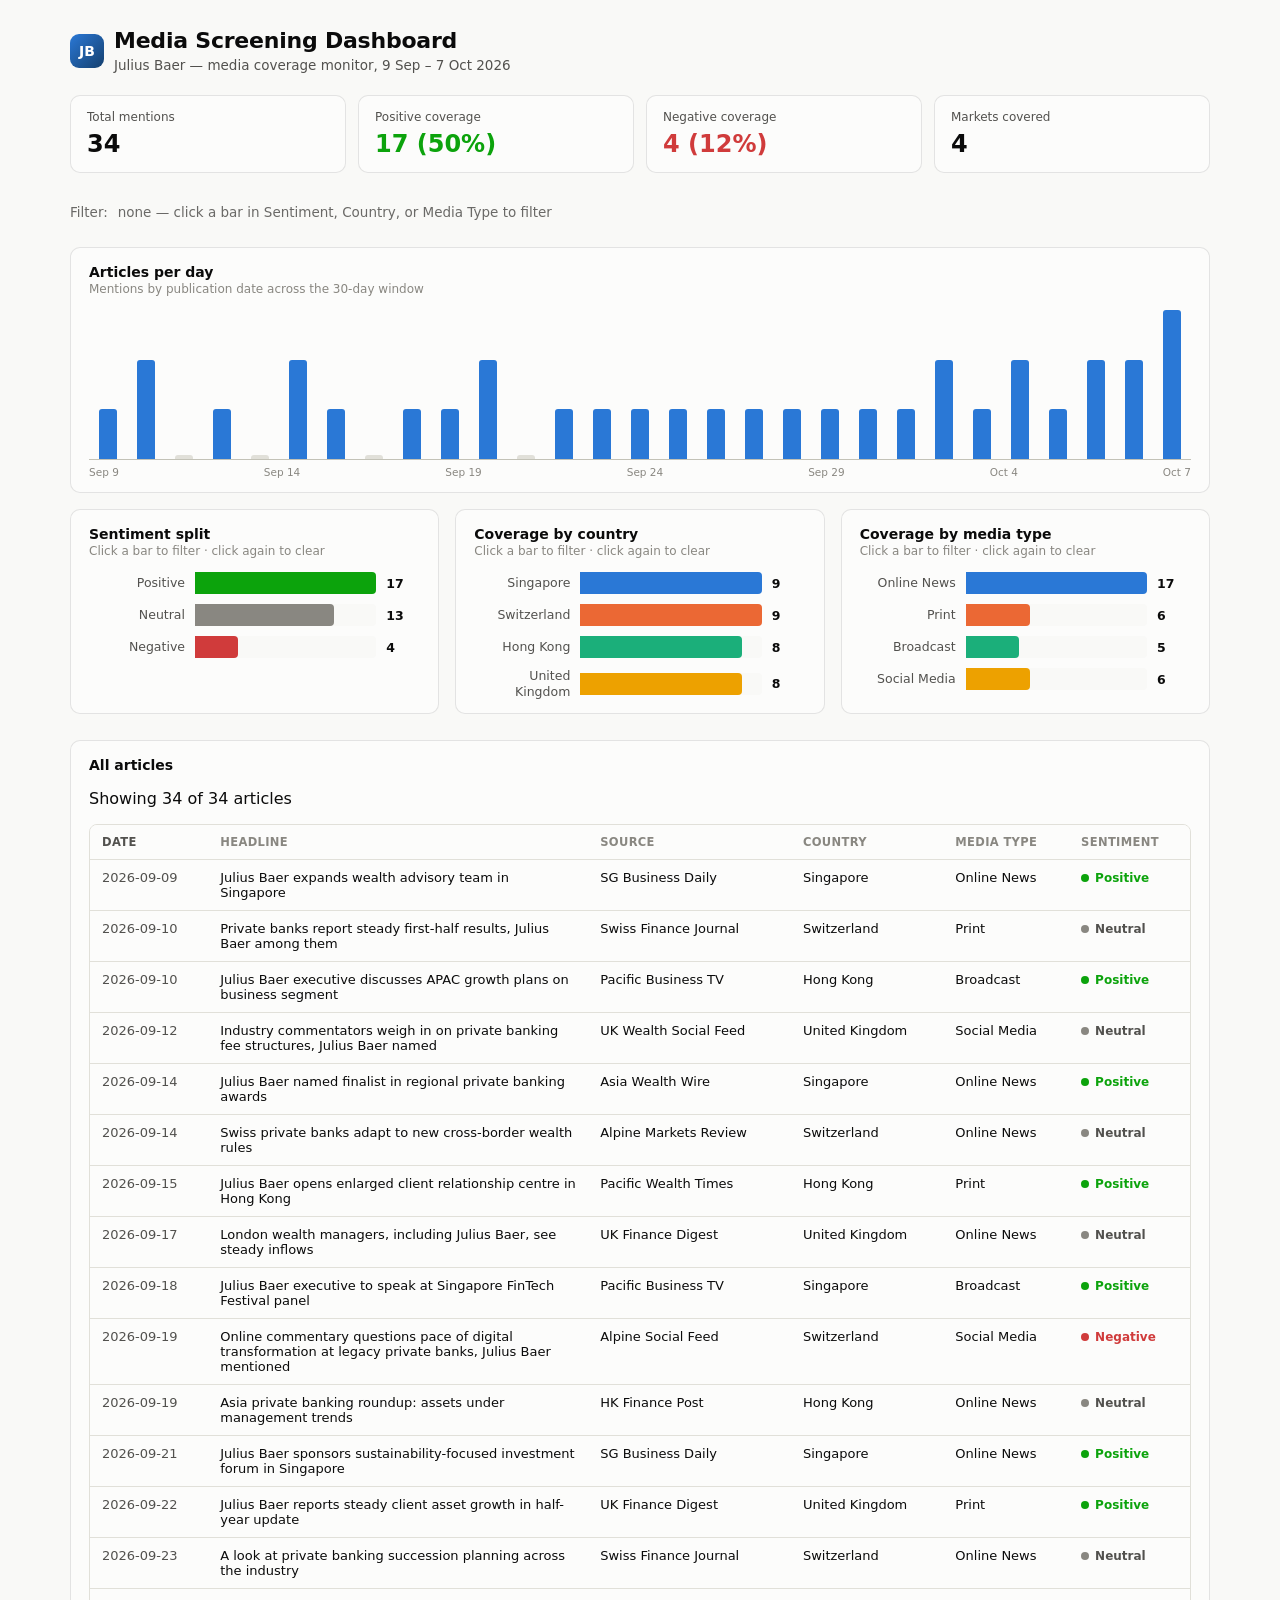
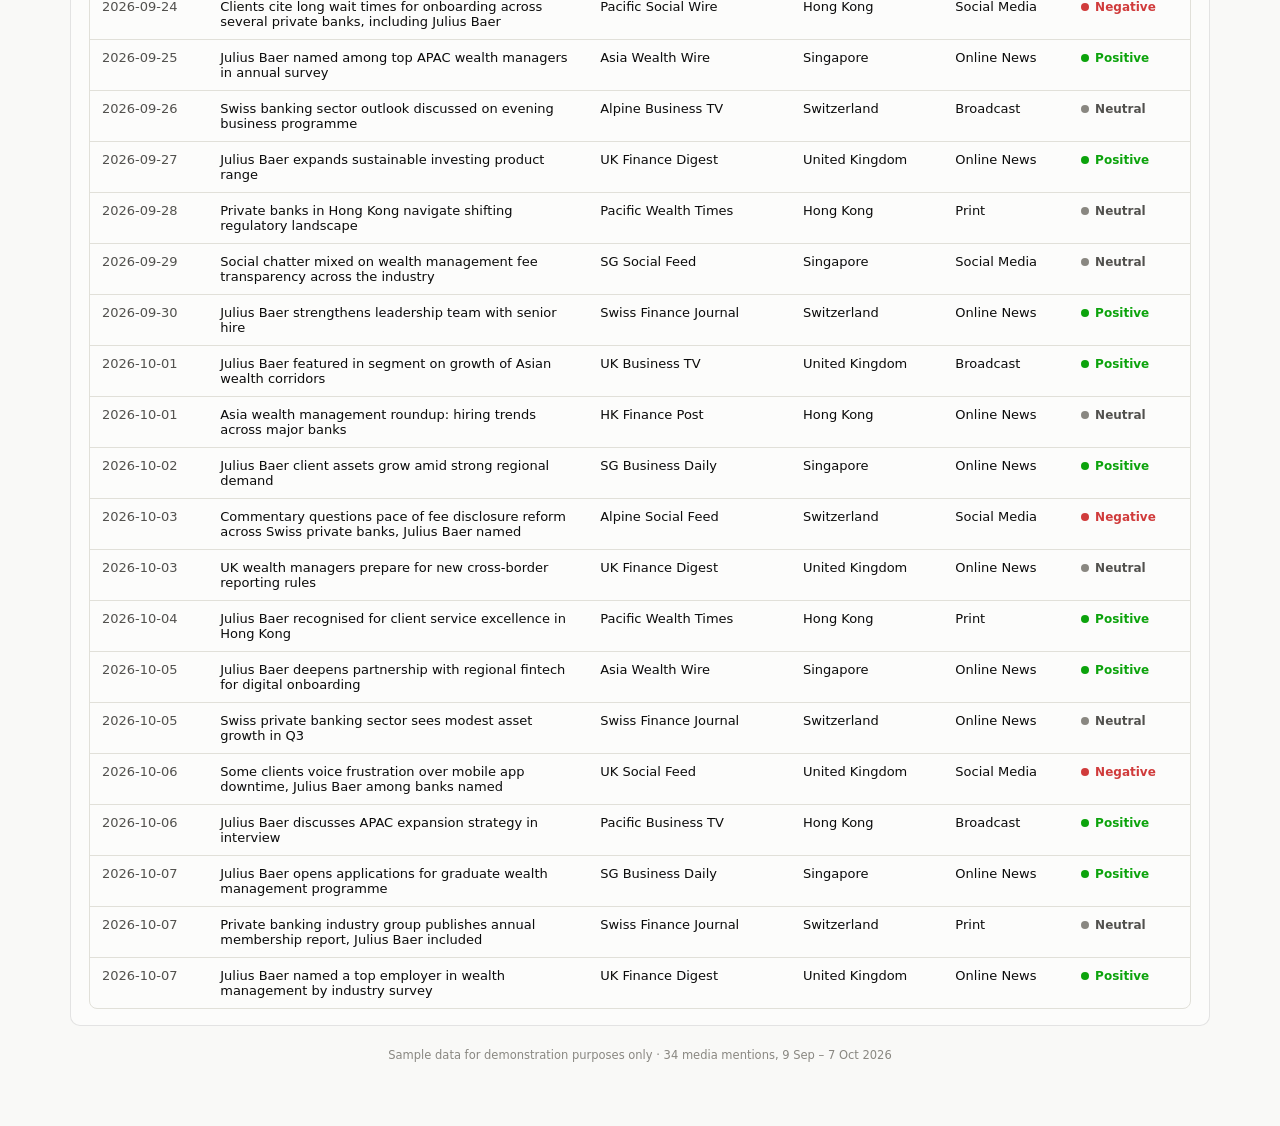
<file: media-screening-dashboard-oneshot/index.html>
<!DOCTYPE html>
<html lang="en">
<head>
<meta charset="UTF-8">
<meta name="viewport" content="width=device-width, initial-scale=1.0">
<title>Media Screening Dashboard — Julius Baer</title>
<style>
  :root{
    color-scheme: light;
    --page-plane:      #f9f9f7;
    --surface-1:       #fcfcfb;
    --text-primary:    #0b0b0b;
    --text-secondary:  #52514e;
    --text-muted:      #898781;
    --gridline:        #e1e0d9;
    --baseline:        #c3c2b7;
    --border:          rgba(11,11,11,0.10);

    --series-1: #2a78d6; /* blue */
    --series-2: #eb6834; /* orange */
    --series-3: #1baf7a; /* aqua */
    --series-4: #eda100; /* yellow */

    --status-good:     #0ca30c;
    --status-neutral:  #898781;
    --status-critical: #d03b3b;

    --radius: 10px;
  }
  @media (prefers-color-scheme: dark) {
    :root:where(:not([data-theme="light"])) {
      color-scheme: dark;
      --page-plane:      #0d0d0d;
      --surface-1:       #1a1a19;
      --text-primary:    #ffffff;
      --text-secondary:  #c3c2b7;
      --text-muted:      #898781;
      --gridline:        #2c2c2a;
      --baseline:        #383835;
      --border:          rgba(255,255,255,0.10);

      --series-1: #3987e5;
      --series-2: #d95926;
      --series-3: #199e70;
      --series-4: #c98500;

      --status-good:     #0ca30c;
      --status-neutral:  #898781;
      --status-critical: #e66767;
    }
  }

  *{ box-sizing: border-box; }
  html,body{ margin:0; padding:0; }
  body{
    background: var(--page-plane);
    color: var(--text-primary);
    font-family: system-ui, -apple-system, "Segoe UI", sans-serif;
    -webkit-font-smoothing: antialiased;
  }

  .wrap{
    max-width: 1180px;
    margin: 0 auto;
    padding: 28px 20px 64px;
  }

  header.page-head{
    display:flex;
    align-items:flex-start;
    justify-content:space-between;
    gap: 16px;
    flex-wrap: wrap;
    margin-bottom: 22px;
  }
  header.page-head h1{
    font-size: 22px;
    font-weight: 700;
    margin: 0 0 4px;
    letter-spacing: -0.01em;
  }
  header.page-head p{
    margin: 0;
    color: var(--text-secondary);
    font-size: 13.5px;
  }
  .brand-mark{
    display:flex;
    align-items:center;
    gap:10px;
  }
  .brand-chip{
    width: 34px; height: 34px;
    border-radius: 9px;
    background: linear-gradient(135deg, var(--series-1), #15406e);
    display:flex; align-items:center; justify-content:center;
    color:#fff; font-weight:700; font-size:14px;
    flex: none;
  }

  .stat-row{
    display:grid;
    grid-template-columns: repeat(4, 1fr);
    gap: 12px;
    margin-bottom: 22px;
  }
  .stat-tile{
    background: var(--surface-1);
    border: 1px solid var(--border);
    border-radius: var(--radius);
    padding: 14px 16px;
  }
  .stat-tile .label{
    font-size: 12px;
    color: var(--text-secondary);
    margin-bottom: 6px;
  }
  .stat-tile .value{
    font-size: 24px;
    font-weight: 700;
    font-variant-numeric: proportional-nums;
  }
  .stat-tile .value.good{ color: var(--status-good); }
  .stat-tile .value.critical{ color: var(--status-critical); }

  .filter-bar{
    display:flex;
    align-items:center;
    gap: 10px;
    min-height: 34px;
    margin-bottom: 18px;
    font-size: 13.5px;
    color: var(--text-secondary);
  }
  .filter-bar .chip{
    display:none;
    align-items:center;
    gap: 8px;
    background: var(--surface-1);
    border: 1px solid var(--border);
    border-radius: 999px;
    padding: 6px 8px 6px 14px;
    color: var(--text-primary);
    font-weight: 600;
  }
  .filter-bar .chip.active{ display:flex; }
  .filter-bar .chip button{
    appearance:none;
    border:none;
    background: var(--gridline);
    color: var(--text-primary);
    width: 20px; height:20px;
    border-radius:50%;
    cursor:pointer;
    font-size: 13px;
    line-height:1;
    display:flex; align-items:center; justify-content:center;
  }
  .filter-bar .chip button:hover{ background: var(--baseline); }
  .filter-bar .hint{ opacity: 0.85; }

  .charts-grid{
    display:grid;
    grid-template-columns: 1fr;
    gap: 16px;
    margin-bottom: 26px;
  }
  .charts-row{
    display:grid;
    grid-template-columns: repeat(3, 1fr);
    gap: 16px;
  }
  .card{
    background: var(--surface-1);
    border: 1px solid var(--border);
    border-radius: var(--radius);
    padding: 16px 18px 14px;
  }
  .card h2{
    font-size: 14px;
    font-weight: 700;
    margin: 0 0 2px;
  }
  .card .sub{
    font-size: 12px;
    color: var(--text-muted);
    margin: 0 0 14px;
  }

  /* Frequency (vertical) chart */
  .freq-chart{
    display:flex;
    align-items:flex-end;
    gap: 3px;
    height: 150px;
    padding: 0 2px;
    border-bottom: 1px solid var(--baseline);
    position: relative;
  }
  .freq-bar-col{
    flex: 1 1 0;
    display:flex;
    flex-direction:column;
    align-items:center;
    justify-content:flex-end;
    height: 100%;
    min-width: 6px;
    cursor: default;
    outline: none;
  }
  .freq-bar{
    width: 100%;
    max-width: 18px;
    background: var(--series-1);
    border-radius: 3px 3px 0 0;
    transition: opacity .15s ease, height .2s ease;
  }
  .freq-bar.zero{
    background: var(--gridline);
    min-height: 2px;
  }
  .freq-axis{
    display:flex;
    justify-content:space-between;
    margin-top: 6px;
    font-size: 10.5px;
    color: var(--text-muted);
  }

  /* Horizontal bar charts */
  .hbar-chart{
    display:flex;
    flex-direction:column;
    gap: 10px;
  }
  .hbar-row{
    display:flex;
    align-items:center;
    gap: 10px;
  }
  .hbar-label{
    flex: 0 0 96px;
    font-size: 12.5px;
    color: var(--text-secondary);
    text-align: right;
    line-height: 1.25;
  }
  .hbar-track{
    flex: 1;
    position: relative;
    height: 22px;
    background: var(--page-plane);
    border-radius: 4px;
    overflow: visible;
  }
  .hbar-fill{
    position:absolute;
    top:0; left:0;
    height: 100%;
    border-radius: 0 4px 4px 0;
    cursor: pointer;
    transition: width .25s ease, opacity .15s ease, filter .15s ease;
    border: none;
    padding: 0;
    display:block;
  }
  .hbar-fill:hover{ filter: brightness(1.08); }
  .hbar-fill:focus-visible{ outline: 2px solid var(--text-primary); outline-offset: 2px; }
  .hbar-value{
    flex: 0 0 34px;
    font-size: 12.5px;
    font-weight: 600;
    font-variant-numeric: tabular-nums;
  }

  .legend-note{
    margin-top: 12px;
    font-size: 11px;
    color: var(--text-muted);
  }

  /* Tooltip */
  #tooltip{
    position: fixed;
    pointer-events: none;
    background: var(--text-primary);
    color: var(--surface-1);
    font-size: 12px;
    padding: 6px 10px;
    border-radius: 6px;
    z-index: 50;
    opacity: 0;
    transform: translate(-50%, calc(-100% - 10px));
    transition: opacity .1s ease;
    white-space: nowrap;
  }
  #tooltip.show{ opacity: 1; }
  #tooltip b{ font-weight: 700; }

  /* Table */
  .table-card{
    background: var(--surface-1);
    border: 1px solid var(--border);
    border-radius: var(--radius);
    padding: 16px 18px;
  }
  .table-card h2{ font-size: 14px; margin: 0 0 2px; }
  .table-scroll{
    overflow-x: auto;
    margin-top: 12px;
    border: 1px solid var(--gridline);
    border-radius: 8px;
  }
  table{
    width: 100%;
    border-collapse: collapse;
    font-size: 13px;
    min-width: 760px;
  }
  thead th{
    text-align: left;
    font-size: 11.5px;
    text-transform: uppercase;
    letter-spacing: .03em;
    color: var(--text-muted);
    font-weight: 600;
    padding: 10px 12px;
    border-bottom: 1px solid var(--gridline);
    position: sticky;
    top: 0;
    background: var(--surface-1);
  }
  tbody td{
    padding: 10px 12px;
    border-bottom: 1px solid var(--gridline);
    color: var(--text-primary);
    vertical-align: top;
  }
  tbody tr:last-child td{ border-bottom: none; }
  tbody tr:hover{ background: var(--page-plane); }
  td.date-col, th.date-col{ white-space: nowrap; font-variant-numeric: tabular-nums; color: var(--text-secondary); }
  td.headline-col{ max-width: 320px; }
  .sentiment-tag{
    display:inline-flex;
    align-items:center;
    gap: 6px;
    font-size: 12px;
    font-weight: 600;
    white-space: nowrap;
  }
  .sentiment-dot{ width:8px; height:8px; border-radius:50%; flex: none; }
  .sentiment-tag.Positive .sentiment-dot{ background: var(--status-good); }
  .sentiment-tag.Positive { color: var(--status-good); }
  .sentiment-tag.Neutral .sentiment-dot{ background: var(--status-neutral); }
  .sentiment-tag.Neutral { color: var(--text-secondary); }
  .sentiment-tag.Negative .sentiment-dot{ background: var(--status-critical); }
  .sentiment-tag.Negative { color: var(--status-critical); }

  .empty-row td{
    text-align:center;
    padding: 24px;
    color: var(--text-muted);
    font-size: 13px;
  }

  footer.foot-note{
    margin-top: 22px;
    font-size: 11.5px;
    color: var(--text-muted);
    text-align: center;
  }

  @media (max-width: 860px){
    .stat-row{ grid-template-columns: repeat(2, 1fr); }
    .charts-row{ grid-template-columns: 1fr; }
    .hbar-label{ flex-basis: 78px; }
  }
</style>
</head>
<body>
<div class="wrap">

  <header class="page-head">
    <div class="brand-mark">
      <div class="brand-chip">JB</div>
      <div>
        <h1>Media Screening Dashboard</h1>
        <p>Julius Baer — media coverage monitor, 9 Sep – 7 Oct 2026</p>
      </div>
    </div>
  </header>

  <div class="stat-row" id="statRow"></div>

  <div class="filter-bar">
    <span class="hint">Filter:</span>
    <div class="chip" id="filterChip">
      <span id="filterChipText"></span>
      <button id="filterClearBtn" type="button" aria-label="Clear filter">×</button>
    </div>
    <span class="hint" id="filterHint">none — click a bar in Sentiment, Country, or Media Type to filter</span>
  </div>

  <div class="charts-grid">
    <div class="card">
      <h2>Articles per day</h2>
      <p class="sub">Mentions by publication date across the 30-day window</p>
      <div class="freq-chart" id="freqChart"></div>
      <div class="freq-axis" id="freqAxis"></div>
    </div>

    <div class="charts-row">
      <div class="card">
        <h2>Sentiment split</h2>
        <p class="sub">Click a bar to filter · click again to clear</p>
        <div class="hbar-chart" id="sentimentChart"></div>
      </div>

      <div class="card">
        <h2>Coverage by country</h2>
        <p class="sub">Click a bar to filter · click again to clear</p>
        <div class="hbar-chart" id="countryChart"></div>
      </div>

      <div class="card">
        <h2>Coverage by media type</h2>
        <p class="sub">Click a bar to filter · click again to clear</p>
        <div class="hbar-chart" id="mediaTypeChart"></div>
      </div>
    </div>
  </div>

  <div class="table-card">
    <h2>All articles</h2>
    <p class="sub" id="tableSub">Showing 34 of 34 articles</p>
    <div class="table-scroll">
      <table>
        <thead>
          <tr>
            <th class="date-col">Date</th>
            <th>Headline</th>
            <th>Source</th>
            <th>Country</th>
            <th>Media type</th>
            <th>Sentiment</th>
          </tr>
        </thead>
        <tbody id="tableBody"></tbody>
      </table>
    </div>
  </div>

  <footer class="foot-note">Sample data for demonstration purposes only · 34 media mentions, 9 Sep – 7 Oct 2026</footer>
</div>

<div id="tooltip" role="status" aria-hidden="true"></div>

<script>
(function(){
  "use strict";

  // ---------- Data ----------
  var DATA = [
    {date:"2026-09-09", headline:"Julius Baer expands wealth advisory team in Singapore", source:"SG Business Daily", country:"Singapore", mediaType:"Online News", sentiment:"Positive"},
    {date:"2026-09-10", headline:"Private banks report steady first-half results, Julius Baer among them", source:"Swiss Finance Journal", country:"Switzerland", mediaType:"Print", sentiment:"Neutral"},
    {date:"2026-09-10", headline:"Julius Baer executive discusses APAC growth plans on business segment", source:"Pacific Business TV", country:"Hong Kong", mediaType:"Broadcast", sentiment:"Positive"},
    {date:"2026-09-12", headline:"Industry commentators weigh in on private banking fee structures, Julius Baer named", source:"UK Wealth Social Feed", country:"United Kingdom", mediaType:"Social Media", sentiment:"Neutral"},
    {date:"2026-09-14", headline:"Julius Baer named finalist in regional private banking awards", source:"Asia Wealth Wire", country:"Singapore", mediaType:"Online News", sentiment:"Positive"},
    {date:"2026-09-14", headline:"Swiss private banks adapt to new cross-border wealth rules", source:"Alpine Markets Review", country:"Switzerland", mediaType:"Online News", sentiment:"Neutral"},
    {date:"2026-09-15", headline:"Julius Baer opens enlarged client relationship centre in Hong Kong", source:"Pacific Wealth Times", country:"Hong Kong", mediaType:"Print", sentiment:"Positive"},
    {date:"2026-09-17", headline:"London wealth managers, including Julius Baer, see steady inflows", source:"UK Finance Digest", country:"United Kingdom", mediaType:"Online News", sentiment:"Neutral"},
    {date:"2026-09-18", headline:"Julius Baer executive to speak at Singapore FinTech Festival panel", source:"Pacific Business TV", country:"Singapore", mediaType:"Broadcast", sentiment:"Positive"},
    {date:"2026-09-19", headline:"Online commentary questions pace of digital transformation at legacy private banks, Julius Baer mentioned", source:"Alpine Social Feed", country:"Switzerland", mediaType:"Social Media", sentiment:"Negative"},
    {date:"2026-09-19", headline:"Asia private banking roundup: assets under management trends", source:"HK Finance Post", country:"Hong Kong", mediaType:"Online News", sentiment:"Neutral"},
    {date:"2026-09-21", headline:"Julius Baer sponsors sustainability-focused investment forum in Singapore", source:"SG Business Daily", country:"Singapore", mediaType:"Online News", sentiment:"Positive"},
    {date:"2026-09-22", headline:"Julius Baer reports steady client asset growth in half-year update", source:"UK Finance Digest", country:"United Kingdom", mediaType:"Print", sentiment:"Positive"},
    {date:"2026-09-23", headline:"A look at private banking succession planning across the industry", source:"Swiss Finance Journal", country:"Switzerland", mediaType:"Online News", sentiment:"Neutral"},
    {date:"2026-09-24", headline:"Clients cite long wait times for onboarding across several private banks, including Julius Baer", source:"Pacific Social Wire", country:"Hong Kong", mediaType:"Social Media", sentiment:"Negative"},
    {date:"2026-09-25", headline:"Julius Baer named among top APAC wealth managers in annual survey", source:"Asia Wealth Wire", country:"Singapore", mediaType:"Online News", sentiment:"Positive"},
    {date:"2026-09-26", headline:"Swiss banking sector outlook discussed on evening business programme", source:"Alpine Business TV", country:"Switzerland", mediaType:"Broadcast", sentiment:"Neutral"},
    {date:"2026-09-27", headline:"Julius Baer expands sustainable investing product range", source:"UK Finance Digest", country:"United Kingdom", mediaType:"Online News", sentiment:"Positive"},
    {date:"2026-09-28", headline:"Private banks in Hong Kong navigate shifting regulatory landscape", source:"Pacific Wealth Times", country:"Hong Kong", mediaType:"Print", sentiment:"Neutral"},
    {date:"2026-09-29", headline:"Social chatter mixed on wealth management fee transparency across the industry", source:"SG Social Feed", country:"Singapore", mediaType:"Social Media", sentiment:"Neutral"},
    {date:"2026-09-30", headline:"Julius Baer strengthens leadership team with senior hire", source:"Swiss Finance Journal", country:"Switzerland", mediaType:"Online News", sentiment:"Positive"},
    {date:"2026-10-01", headline:"Julius Baer featured in segment on growth of Asian wealth corridors", source:"UK Business TV", country:"United Kingdom", mediaType:"Broadcast", sentiment:"Positive"},
    {date:"2026-10-01", headline:"Asia wealth management roundup: hiring trends across major banks", source:"HK Finance Post", country:"Hong Kong", mediaType:"Online News", sentiment:"Neutral"},
    {date:"2026-10-02", headline:"Julius Baer client assets grow amid strong regional demand", source:"SG Business Daily", country:"Singapore", mediaType:"Online News", sentiment:"Positive"},
    {date:"2026-10-03", headline:"Commentary questions pace of fee disclosure reform across Swiss private banks, Julius Baer named", source:"Alpine Social Feed", country:"Switzerland", mediaType:"Social Media", sentiment:"Negative"},
    {date:"2026-10-03", headline:"UK wealth managers prepare for new cross-border reporting rules", source:"UK Finance Digest", country:"United Kingdom", mediaType:"Online News", sentiment:"Neutral"},
    {date:"2026-10-04", headline:"Julius Baer recognised for client service excellence in Hong Kong", source:"Pacific Wealth Times", country:"Hong Kong", mediaType:"Print", sentiment:"Positive"},
    {date:"2026-10-05", headline:"Julius Baer deepens partnership with regional fintech for digital onboarding", source:"Asia Wealth Wire", country:"Singapore", mediaType:"Online News", sentiment:"Positive"},
    {date:"2026-10-05", headline:"Swiss private banking sector sees modest asset growth in Q3", source:"Swiss Finance Journal", country:"Switzerland", mediaType:"Online News", sentiment:"Neutral"},
    {date:"2026-10-06", headline:"Some clients voice frustration over mobile app downtime, Julius Baer among banks named", source:"UK Social Feed", country:"United Kingdom", mediaType:"Social Media", sentiment:"Negative"},
    {date:"2026-10-06", headline:"Julius Baer discusses APAC expansion strategy in interview", source:"Pacific Business TV", country:"Hong Kong", mediaType:"Broadcast", sentiment:"Positive"},
    {date:"2026-10-07", headline:"Julius Baer opens applications for graduate wealth management programme", source:"SG Business Daily", country:"Singapore", mediaType:"Online News", sentiment:"Positive"},
    {date:"2026-10-07", headline:"Private banking industry group publishes annual membership report, Julius Baer included", source:"Swiss Finance Journal", country:"Switzerland", mediaType:"Print", sentiment:"Neutral"},
    {date:"2026-10-07", headline:"Julius Baer named a top employer in wealth management by industry survey", source:"UK Finance Digest", country:"United Kingdom", mediaType:"Online News", sentiment:"Positive"}
  ];

  var COUNTRY_ORDER = ["Singapore", "Switzerland", "Hong Kong", "United Kingdom"];
  var MEDIA_ORDER = ["Online News", "Print", "Broadcast", "Social Media"];
  var SENTIMENT_ORDER = ["Positive", "Neutral", "Negative"];
  var CAT_COLORS = ["var(--series-1)", "var(--series-2)", "var(--series-3)", "var(--series-4)"];
  var SENTIMENT_COLORS = { Positive: "var(--status-good)", Neutral: "var(--status-neutral)", Negative: "var(--status-critical)" };

  // ---------- State ----------
  var filter = { dim: null, value: null }; // dim: 'country' | 'mediaType' | 'sentiment'

  // ---------- Helpers ----------
  function applyFilter(data){
    if (!filter.dim) return data.slice();
    return data.filter(function(d){ return d[filter.dim] === filter.value; });
  }

  function countBy(data, dim, order){
    var counts = {};
    order.forEach(function(k){ counts[k] = 0; });
    data.forEach(function(d){
      var k = d[dim];
      counts[k] = (counts[k] || 0) + 1;
    });
    return counts;
  }

  function dateRange(start, end){
    var days = [];
    var cur = new Date(start + "T00:00:00");
    var last = new Date(end + "T00:00:00");
    while (cur <= last){
      var y = cur.getFullYear();
      var m = String(cur.getMonth() + 1).padStart(2, "0");
      var day = String(cur.getDate()).padStart(2, "0");
      days.push(y + "-" + m + "-" + day);
      cur.setDate(cur.getDate() + 1);
    }
    return days;
  }

  function formatShortDate(iso){
    var parts = iso.split("-");
    var months = ["Jan","Feb","Mar","Apr","May","Jun","Jul","Aug","Sep","Oct","Nov","Dec"];
    return months[parseInt(parts[1],10)-1] + " " + parseInt(parts[2],10);
  }

  var ALL_DATES = (function(){
    var sorted = DATA.map(function(d){return d.date;}).sort();
    return dateRange(sorted[0], sorted[sorted.length-1]);
  })();

  // ---------- Tooltip ----------
  var tooltipEl = document.getElementById("tooltip");
  function showTooltip(target, html){
    var r = target.getBoundingClientRect();
    tooltipEl.innerHTML = "";
    var strong = document.createElement("b");
    tooltipEl.appendChild(document.createTextNode(html.label + " "));
    strong.textContent = html.value;
    tooltipEl.appendChild(strong);
    tooltipEl.style.left = (r.left + r.width/2) + "px";
    tooltipEl.style.top = r.top + "px";
    tooltipEl.classList.add("show");
    tooltipEl.setAttribute("aria-hidden", "false");
  }
  function hideTooltip(){
    tooltipEl.classList.remove("show");
    tooltipEl.setAttribute("aria-hidden", "true");
  }

  // ---------- Stat tiles ----------
  function renderStats(){
    var filtered = applyFilter(DATA);
    var pos = filtered.filter(function(d){return d.sentiment==="Positive";}).length;
    var neg = filtered.filter(function(d){return d.sentiment==="Negative";}).length;
    var countries = new Set(filtered.map(function(d){return d.country;})).size;
    var tiles = [
      { label: "Total mentions", value: filtered.length, cls: "" },
      { label: "Positive coverage", value: pos + " (" + (filtered.length? Math.round(pos/filtered.length*100):0) + "%)", cls: "good" },
      { label: "Negative coverage", value: neg + " (" + (filtered.length? Math.round(neg/filtered.length*100):0) + "%)", cls: neg>0 ? "critical" : "" },
      { label: "Markets covered", value: countries, cls: "" }
    ];
    var row = document.getElementById("statRow");
    row.innerHTML = "";
    tiles.forEach(function(t){
      var tile = document.createElement("div");
      tile.className = "stat-tile";
      var lab = document.createElement("div");
      lab.className = "label";
      lab.textContent = t.label;
      var val = document.createElement("div");
      val.className = "value" + (t.cls ? " " + t.cls : "");
      val.textContent = t.value;
      tile.appendChild(lab);
      tile.appendChild(val);
      row.appendChild(tile);
    });
  }

  // ---------- Filter bar ----------
  function renderFilterBar(){
    var chip = document.getElementById("filterChip");
    var text = document.getElementById("filterChipText");
    var hint = document.getElementById("filterHint");
    if (filter.dim){
      chip.classList.add("active");
      var dimLabel = { country: "Country", mediaType: "Media type", sentiment: "Sentiment" }[filter.dim];
      text.textContent = dimLabel + ": " + filter.value;
      hint.textContent = "";
    } else {
      chip.classList.remove("active");
      hint.textContent = "none — click a bar in Sentiment, Country, or Media Type to filter";
    }
  }
  document.getElementById("filterClearBtn").addEventListener("click", function(){
    filter = { dim: null, value: null };
    renderAll();
  });

  // ---------- Frequency chart (vertical, not clickable) ----------
  function renderFrequencyChart(){
    var filtered = applyFilter(DATA);
    var counts = {};
    ALL_DATES.forEach(function(d){ counts[d] = 0; });
    filtered.forEach(function(d){ counts[d.date] = (counts[d.date]||0) + 1; });
    var max = Math.max(1, Math.max.apply(null, ALL_DATES.map(function(d){return counts[d];})));

    var chart = document.getElementById("freqChart");
    chart.innerHTML = "";
    ALL_DATES.forEach(function(dateStr){
      var col = document.createElement("div");
      col.className = "freq-bar-col";
      col.tabIndex = 0;
      var val = counts[dateStr];
      var bar = document.createElement("div");
      bar.className = "freq-bar" + (val === 0 ? " zero" : "");
      var pct = Math.max(val / max * 100, val === 0 ? 3 : 6);
      bar.style.height = pct + "%";
      col.appendChild(bar);

      var tipFn = function(){ showTooltip(col, { label: formatShortDate(dateStr) + ":", value: val + (val===1?" article":" articles") }); };
      col.addEventListener("pointerenter", tipFn);
      col.addEventListener("focus", tipFn);
      col.addEventListener("pointerleave", hideTooltip);
      col.addEventListener("blur", hideTooltip);
      chart.appendChild(col);
    });

    var axis = document.getElementById("freqAxis");
    axis.innerHTML = "";
    var step = Math.ceil(ALL_DATES.length / 6);
    ALL_DATES.forEach(function(dateStr, i){
      if (i % step === 0 || i === ALL_DATES.length - 1){
        var tick = document.createElement("span");
        tick.textContent = formatShortDate(dateStr);
        axis.appendChild(tick);
      }
    });
  }

  // ---------- Generic horizontal bar chart (clickable) ----------
  function renderHBarChart(containerId, dim, order, colorFor){
    var container = document.getElementById(containerId);
    var isOwner = filter.dim === dim;
    var sourceData = isOwner ? DATA : applyFilter(DATA);
    var counts = countBy(sourceData, dim, order);
    var max = Math.max(1, Math.max.apply(null, order.map(function(k){ return counts[k]; })));

    container.innerHTML = "";
    order.forEach(function(key, idx){
      var row = document.createElement("div");
      row.className = "hbar-row";

      var label = document.createElement("div");
      label.className = "hbar-label";
      label.textContent = key;

      var track = document.createElement("div");
      track.className = "hbar-track";

      var val = counts[key];
      var fill = document.createElement("button");
      fill.type = "button";
      fill.className = "hbar-fill";
      var widthPct = Math.max(val / max * 100, val === 0 ? 1 : 4);
      fill.style.width = widthPct + "%";
      fill.style.background = colorFor(key, idx);

      var isSelected = filter.dim === dim && filter.value === key;
      var isDimmedOut = isOwner && filter.dim === dim && filter.value && filter.value !== key;
      fill.style.opacity = isDimmedOut ? "0.35" : "1";
      if (isSelected){
        fill.style.boxShadow = "0 0 0 2px var(--text-primary)";
      }

      fill.setAttribute("aria-pressed", isSelected ? "true" : "false");
      fill.setAttribute("aria-label", key + ": " + val + " articles");

      fill.addEventListener("click", function(){
        if (filter.dim === dim && filter.value === key){
          filter = { dim: null, value: null };
        } else {
          filter = { dim: dim, value: key };
        }
        renderAll();
      });
      fill.addEventListener("pointerenter", function(){ showTooltip(fill, { label: key + ":", value: val + (val===1?" article":" articles") }); });
      fill.addEventListener("focus", function(){ showTooltip(fill, { label: key + ":", value: val + (val===1?" article":" articles") }); });
      fill.addEventListener("pointerleave", hideTooltip);
      fill.addEventListener("blur", hideTooltip);

      var valueEl = document.createElement("div");
      valueEl.className = "hbar-value";
      valueEl.textContent = val;

      track.appendChild(fill);
      row.appendChild(label);
      row.appendChild(track);
      row.appendChild(valueEl);
      container.appendChild(row);
    });
  }

  // ---------- Table ----------
  function renderTable(){
    var filtered = applyFilter(DATA).slice().sort(function(a,b){ return a.date < b.date ? -1 : a.date > b.date ? 1 : 0; });
    var body = document.getElementById("tableBody");
    body.innerHTML = "";

    if (filtered.length === 0){
      var tr = document.createElement("tr");
      tr.className = "empty-row";
      var td = document.createElement("td");
      td.colSpan = 6;
      td.textContent = "No articles match the current filter.";
      tr.appendChild(td);
      body.appendChild(tr);
    } else {
      filtered.forEach(function(d){
        var tr = document.createElement("tr");

        var tdDate = document.createElement("td");
        tdDate.className = "date-col";
        tdDate.textContent = d.date;

        var tdHeadline = document.createElement("td");
        tdHeadline.className = "headline-col";
        tdHeadline.textContent = d.headline;

        var tdSource = document.createElement("td");
        tdSource.textContent = d.source;

        var tdCountry = document.createElement("td");
        tdCountry.textContent = d.country;

        var tdMedia = document.createElement("td");
        tdMedia.textContent = d.mediaType;

        var tdSentiment = document.createElement("td");
        var tag = document.createElement("span");
        tag.className = "sentiment-tag " + d.sentiment;
        var dot = document.createElement("span");
        dot.className = "sentiment-dot";
        var txt = document.createElement("span");
        txt.textContent = d.sentiment;
        tag.appendChild(dot);
        tag.appendChild(txt);
        tdSentiment.appendChild(tag);

        tr.appendChild(tdDate);
        tr.appendChild(tdHeadline);
        tr.appendChild(tdSource);
        tr.appendChild(tdCountry);
        tr.appendChild(tdMedia);
        tr.appendChild(tdSentiment);
        body.appendChild(tr);
      });
    }

    document.getElementById("tableSub").textContent =
      "Showing " + filtered.length + " of " + DATA.length + " articles";
  }

  // ---------- Render orchestration ----------
  function renderAll(){
    renderStats();
    renderFilterBar();
    renderFrequencyChart();
    renderHBarChart("sentimentChart", "sentiment", SENTIMENT_ORDER, function(key){ return SENTIMENT_COLORS[key]; });
    renderHBarChart("countryChart", "country", COUNTRY_ORDER, function(key, idx){ return CAT_COLORS[idx % CAT_COLORS.length]; });
    renderHBarChart("mediaTypeChart", "mediaType", MEDIA_ORDER, function(key, idx){ return CAT_COLORS[idx % CAT_COLORS.length]; });
    renderTable();
  }

  renderAll();
})();
</script>
</body>
</html>
</file>
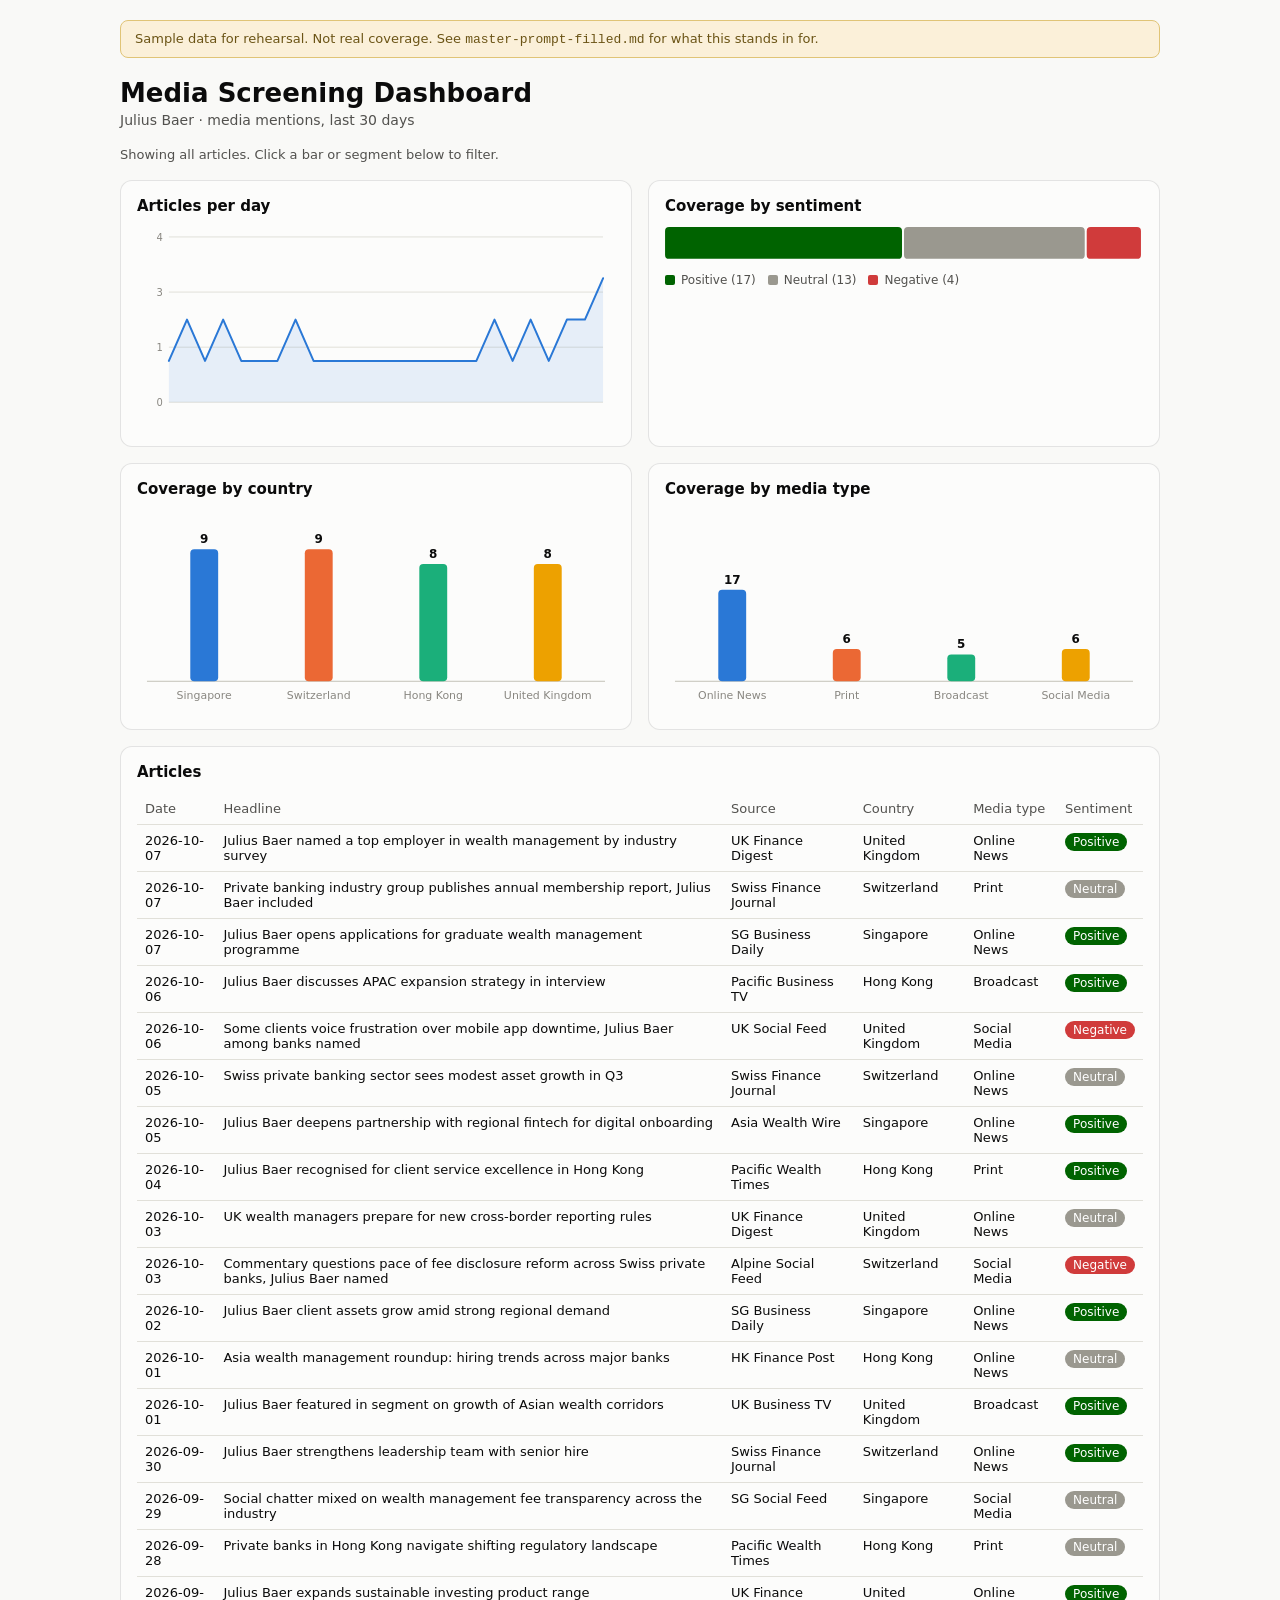
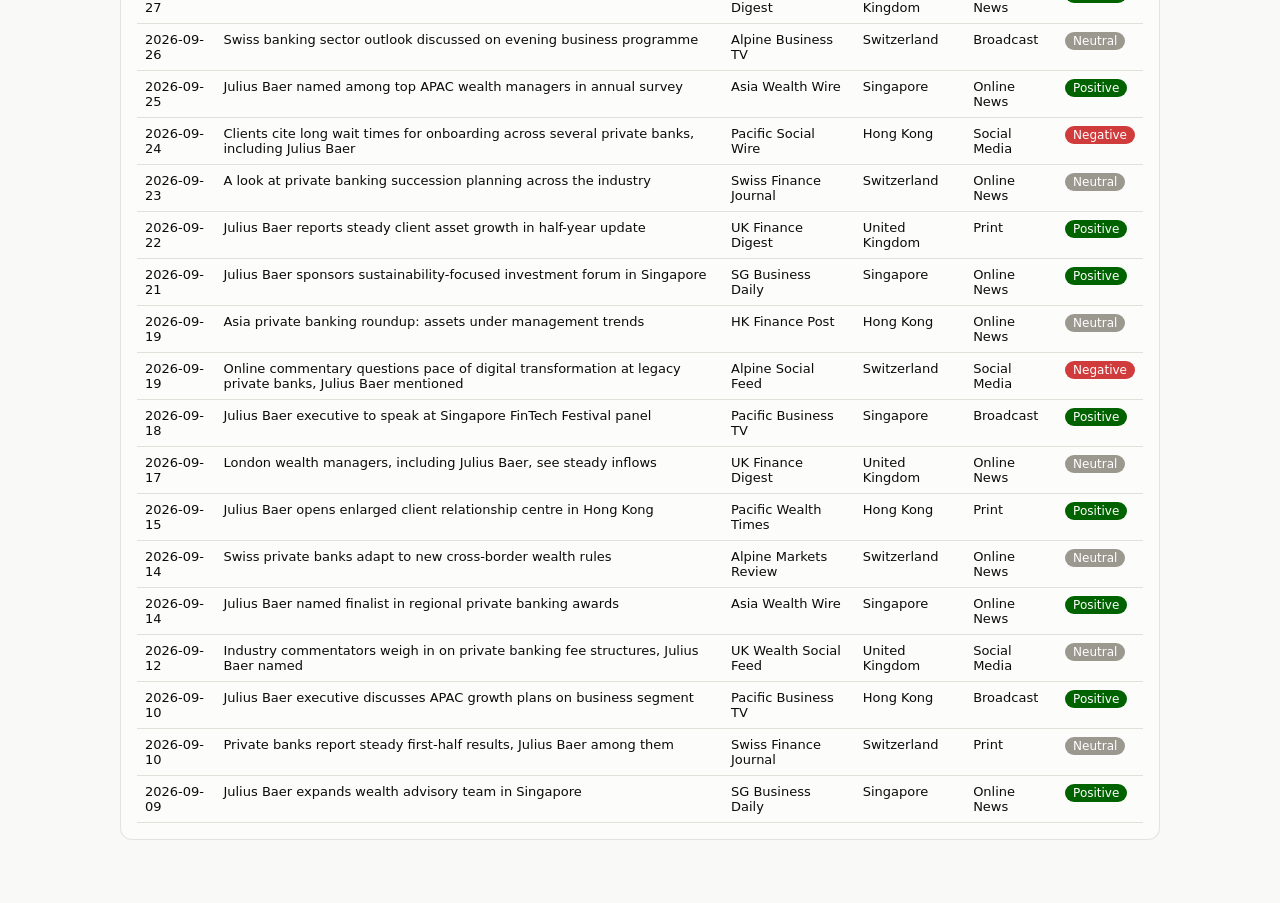
<file: media-screening-dashboard/index.html>
<!doctype html>
<html lang="en">
<head>
<meta charset="utf-8" />
<meta name="viewport" content="width=device-width, initial-scale=1" />
<title>Media Screening Dashboard</title>
<link rel="stylesheet" href="styles.css" />
</head>
<body>
  <div class="viz-root" id="app">
    <div class="rehearsal-banner">
      Sample data for rehearsal. Not real coverage. See
      <code>master-prompt-filled.md</code> for what this stands in for.
    </div>

    <header class="app-header">
      <h1>Media Screening Dashboard</h1>
      <p class="app-subtitle">Julius Baer &middot; media mentions, last 30 days</p>
    </header>

    <section class="filter-bar" id="filter-bar" aria-live="polite"></section>

    <section class="charts-row">
      <div class="card" id="frequency-card">
        <h2 class="card-title">Articles per day</h2>
        <div class="card-body" id="frequency-chart"></div>
      </div>

      <div class="card" id="sentiment-card">
        <h2 class="card-title">Coverage by sentiment</h2>
        <div class="card-body" id="sentiment-chart"></div>
      </div>
    </section>

    <section class="charts-row">
      <div class="card" id="country-card">
        <h2 class="card-title">Coverage by country</h2>
        <div class="card-body" id="country-chart"></div>
      </div>

      <div class="card" id="media-type-card">
        <h2 class="card-title">Coverage by media type</h2>
        <div class="card-body" id="media-type-chart"></div>
      </div>
    </section>

    <section class="card table-card">
      <h2 class="card-title">Articles</h2>
      <table id="article-table" class="data-table">
        <thead>
          <tr>
            <th scope="col">Date</th>
            <th scope="col">Headline</th>
            <th scope="col">Source</th>
            <th scope="col">Country</th>
            <th scope="col">Media type</th>
            <th scope="col">Sentiment</th>
          </tr>
        </thead>
        <tbody></tbody>
      </table>
    </section>
  </div>

  <script src="dashboard.js"></script>
</body>
</html>
</file>
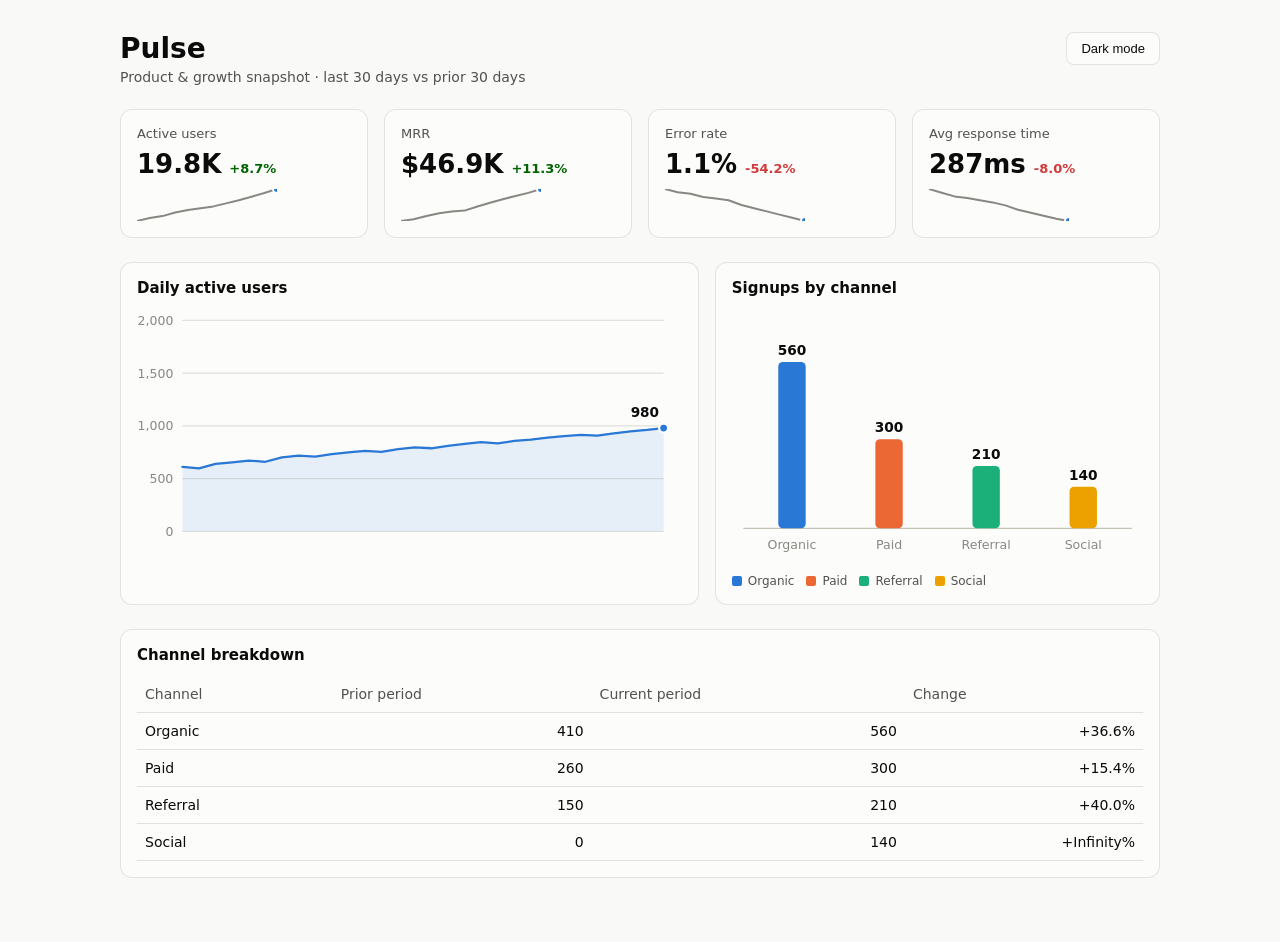
<file: sample-app/index.html>
<!doctype html>
<html lang="en">
<head>
<meta charset="utf-8" />
<meta name="viewport" content="width=device-width, initial-scale=1" />
<title>Pulse — Ops Dashboard</title>
<link rel="stylesheet" href="styles.css" />
</head>
<body>
  <div class="viz-root" id="app">
    <header class="app-header">
      <h1>Pulse</h1>
      <p class="app-subtitle">Product &amp; growth snapshot &middot; last 30 days vs prior 30 days</p>
      <button id="theme-toggle" class="theme-toggle" type="button" aria-pressed="false">
        Dark mode
      </button>
    </header>

    <section class="kpi-row" id="kpi-row" aria-label="Key metrics"></section>

    <section class="charts-row">
      <div class="card" id="trend-card">
        <h2 class="card-title">Daily active users</h2>
        <div class="card-body" id="trend-chart"></div>
      </div>

      <div class="card" id="channel-card">
        <h2 class="card-title">Signups by channel</h2>
        <div class="card-body" id="channel-chart"></div>
      </div>
    </section>

    <section class="card table-card">
      <h2 class="card-title">Channel breakdown</h2>
      <table id="channel-table" class="data-table">
        <thead>
          <tr>
            <th scope="col">Channel</th>
            <th scope="col">Prior period</th>
            <th scope="col">Current period</th>
            <th scope="col">Change</th>
          </tr>
        </thead>
        <tbody></tbody>
      </table>
    </section>
  </div>

  <script src="dashboard.js"></script>
</body>
</html>
</file>
<file: media-screening-dashboard/styles.css>
:root {
  color-scheme: light;
  --surface-1: #fcfcfb;
  --page-plane: #f9f9f7;
  --text-primary: #0b0b0b;
  --text-secondary: #52514e;
  --text-muted: #898781;
  --gridline: #e1e0d9;
  --baseline: #c3c2b7;
  --border: rgba(11, 11, 11, 0.1);

  --series-1: #2a78d6; /* blue, country/media-type slot 1 */
  --series-2: #eb6834; /* orange, slot 2 */
  --series-3: #1baf7a; /* aqua, slot 3 */
  --series-4: #eda100; /* yellow, slot 4 */

  --sentiment-positive: #006300;
  --sentiment-neutral: #9a988f;
  --sentiment-negative: #d03b3b;

  --banner-bg: #fbf0d9;
  --banner-text: #6b5416;
  --banner-border: #e0c477;
}

@media (prefers-color-scheme: dark) {
  :root:where(:not([data-theme="light"])) {
    color-scheme: dark;
    --surface-1: #1a1a19;
    --page-plane: #0d0d0d;
    --text-primary: #ffffff;
    --text-secondary: #c3c2b7;
    --text-muted: #898781;
    --gridline: #2c2c2a;
    --baseline: #383835;
    --border: rgba(255, 255, 255, 0.1);

    --series-1: #3987e5;
    --series-2: #d95926;
    --series-3: #199e70;
    --series-4: #c98500;

    --sentiment-positive: #0ca30c;
    --sentiment-neutral: #6f6d66;
    --sentiment-negative: #e66767;

    --banner-bg: #2b2210;
    --banner-text: #e0c477;
    --banner-border: #6b5416;
  }
}

* {
  box-sizing: border-box;
}

body {
  margin: 0;
  background: var(--page-plane);
  color: var(--text-primary);
  font-family: system-ui, -apple-system, "Segoe UI", sans-serif;
}

.viz-root {
  max-width: 1080px;
  margin: 0 auto;
  padding: 20px 20px 64px;
}

.rehearsal-banner {
  background: var(--banner-bg);
  color: var(--banner-text);
  border: 1px solid var(--banner-border);
  border-radius: 8px;
  padding: 10px 14px;
  font-size: 13px;
  margin-bottom: 20px;
}

.rehearsal-banner code {
  font-family: ui-monospace, monospace;
}

.app-header {
  margin-bottom: 16px;
}

.app-header h1 {
  margin: 0;
  font-size: 26px;
  font-weight: 600;
}

.app-subtitle {
  margin: 4px 0 0;
  color: var(--text-secondary);
  font-size: 14px;
}

.filter-bar {
  min-height: 20px;
  margin-bottom: 16px;
  font-size: 13px;
  color: var(--text-secondary);
  display: flex;
  align-items: center;
  gap: 8px;
}

.filter-chip {
  display: inline-flex;
  align-items: center;
  gap: 6px;
  background: var(--surface-1);
  border: 1px solid var(--border);
  border-radius: 999px;
  padding: 4px 10px;
}

.filter-clear {
  background: none;
  border: none;
  color: var(--text-primary);
  text-decoration: underline;
  cursor: pointer;
  font-size: 13px;
  padding: 0;
}

.charts-row {
  display: grid;
  grid-template-columns: 1fr 1fr;
  gap: 16px;
  margin-bottom: 16px;
  align-items: stretch;
}

.card {
  background: var(--surface-1);
  border: 1px solid var(--border);
  border-radius: 12px;
  padding: 16px;
}

.card-title {
  margin: 0 0 12px;
  font-size: 15px;
  font-weight: 600;
}

.card-body {
  position: relative;
}

.legend {
  display: flex;
  flex-wrap: wrap;
  gap: 12px;
  margin-top: 10px;
  font-size: 12px;
  color: var(--text-secondary);
}

.legend-item {
  display: inline-flex;
  align-items: center;
  gap: 6px;
  cursor: pointer;
  border: none;
  background: none;
  font: inherit;
  color: inherit;
  padding: 0;
}

.legend-item.is-active {
  font-weight: 600;
  color: var(--text-primary);
}

.legend-swatch {
  width: 10px;
  height: 10px;
  border-radius: 2px;
  display: inline-block;
}

.chart-tooltip {
  position: absolute;
  pointer-events: none;
  background: var(--surface-1);
  border: 1px solid var(--border);
  border-radius: 8px;
  padding: 8px 10px;
  font-size: 12px;
  box-shadow: 0 4px 12px rgba(0, 0, 0, 0.12);
  opacity: 0;
  transition: opacity 0.1s ease;
  white-space: nowrap;
  z-index: 5;
}

.chart-tooltip.is-visible {
  opacity: 1;
}

.tooltip-value {
  font-weight: 600;
  color: var(--text-primary);
}

.tooltip-label {
  color: var(--text-secondary);
}

.data-table {
  width: 100%;
  border-collapse: collapse;
  font-size: 13px;
}

.data-table th,
.data-table td {
  text-align: left;
  padding: 8px;
  border-bottom: 1px solid var(--gridline);
  vertical-align: top;
}

.data-table th {
  color: var(--text-secondary);
  font-weight: 500;
}

.table-card {
  overflow-x: auto;
}

.sentiment-pill {
  display: inline-block;
  padding: 2px 8px;
  border-radius: 999px;
  font-size: 12px;
  color: #ffffff;
}

.sentiment-pill.positive {
  background: var(--sentiment-positive);
}

.sentiment-pill.neutral {
  background: var(--sentiment-neutral);
}

.sentiment-pill.negative {
  background: var(--sentiment-negative);
}

.empty-state {
  color: var(--text-muted);
  font-size: 13px;
  padding: 16px 0;
}

@media (max-width: 760px) {
  .charts-row {
    grid-template-columns: 1fr;
  }
}
</file>
<file: sample-app/styles.css>
:root {
  color-scheme: light;
  --surface-1: #fcfcfb;
  --page-plane: #f9f9f7;
  --text-primary: #0b0b0b;
  --text-secondary: #52514e;
  --text-muted: #898781;
  --gridline: #e1e0d9;
  --baseline: #c3c2b7;
  --border: rgba(11, 11, 11, 0.1);
  --delta-good: #006300;
  --delta-bad: #d03b3b;

  --series-1: #2a78d6; /* blue */
  --series-2: #eb6834; /* orange */
  --series-3: #1baf7a; /* aqua */
  --series-4: #eda100; /* yellow */
}

@media (prefers-color-scheme: dark) {
  :root:where(:not([data-theme="light"])) {
    color-scheme: dark;
    --surface-1: #1a1a19;
    --page-plane: #0d0d0d;
    --text-primary: #ffffff;
    --text-secondary: #c3c2b7;
    --text-muted: #898781;
    --gridline: #2c2c2a;
    --baseline: #383835;
    --border: rgba(255, 255, 255, 0.1);
    --delta-good: #0ca30c;
    --delta-bad: #e66767;

    --series-1: #3987e5;
    --series-2: #d95926;
    --series-3: #199e70;
    --series-4: #c98500;
  }
}

:root[data-theme="dark"] {
  color-scheme: dark;
  --surface-1: #1a1a19;
  --page-plane: #0d0d0d;
  --text-primary: #ffffff;
  --text-secondary: #c3c2b7;
  --text-muted: #898781;
  --gridline: #2c2c2a;
  --baseline: #383835;
  --border: rgba(255, 255, 255, 0.1);
  --delta-good: #0ca30c;
  --delta-bad: #e66767;

  --series-1: #3987e5;
  --series-2: #d95926;
  --series-3: #199e70;
  --series-4: #c98500;
}

* {
  box-sizing: border-box;
}

body {
  margin: 0;
  background: var(--page-plane);
  color: var(--text-primary);
  font-family: system-ui, -apple-system, "Segoe UI", sans-serif;
}

.viz-root {
  max-width: 1080px;
  margin: 0 auto;
  padding: 32px 20px 64px;
}

.app-header {
  position: relative;
  margin-bottom: 24px;
}

.app-header h1 {
  margin: 0;
  font-size: 28px;
  font-weight: 600;
}

.app-subtitle {
  margin: 4px 0 0;
  color: var(--text-secondary);
  font-size: 14px;
}

.theme-toggle {
  position: absolute;
  top: 0;
  right: 0;
  padding: 8px 14px;
  border-radius: 8px;
  border: 1px solid var(--border);
  background: var(--surface-1);
  color: var(--text-primary);
  font-size: 13px;
  cursor: pointer;
}

.theme-toggle:hover {
  background: var(--gridline);
}

.kpi-row {
  display: grid;
  grid-template-columns: repeat(4, 1fr);
  gap: 16px;
  margin-bottom: 24px;
}

.stat-tile {
  background: var(--surface-1);
  border: 1px solid var(--border);
  border-radius: 12px;
  padding: 16px;
}

.stat-label {
  margin: 0 0 8px;
  font-size: 13px;
  color: var(--text-secondary);
}

.stat-value-row {
  display: flex;
  align-items: baseline;
  gap: 8px;
}

.stat-value {
  font-size: 26px;
  font-weight: 600;
  font-variant-numeric: proportional-nums;
}

.stat-delta {
  font-size: 13px;
  font-weight: 600;
}

.stat-delta.is-good {
  color: var(--delta-good);
}

.stat-delta.is-bad {
  color: var(--delta-bad);
}

.stat-sparkline {
  display: block;
  margin-top: 10px;
}

.charts-row {
  display: grid;
  grid-template-columns: 1.3fr 1fr;
  gap: 16px;
  margin-bottom: 24px;
  align-items: stretch;
}

.card {
  background: var(--surface-1);
  border: 1px solid var(--border);
  border-radius: 12px;
  padding: 16px;
}

.card-title {
  margin: 0 0 12px;
  font-size: 15px;
  font-weight: 600;
}

.card-body {
  position: relative;
}

.legend {
  display: flex;
  flex-wrap: wrap;
  gap: 12px;
  margin-top: 10px;
  font-size: 12px;
  color: var(--text-secondary);
}

.legend-item {
  display: inline-flex;
  align-items: center;
  gap: 6px;
}

.legend-swatch {
  width: 10px;
  height: 10px;
  border-radius: 2px;
  display: inline-block;
}

.chart-tooltip {
  position: absolute;
  pointer-events: none;
  background: var(--surface-1);
  border: 1px solid var(--border);
  border-radius: 8px;
  padding: 8px 10px;
  font-size: 12px;
  box-shadow: 0 4px 12px rgba(0, 0, 0, 0.12);
  opacity: 0;
  transition: opacity 0.1s ease;
  white-space: nowrap;
  z-index: 5;
}

.chart-tooltip.is-visible {
  opacity: 1;
}

.tooltip-value {
  font-weight: 600;
  color: var(--text-primary);
}

.tooltip-label {
  color: var(--text-secondary);
}

.data-table {
  width: 100%;
  border-collapse: collapse;
  font-size: 14px;
}

.data-table th,
.data-table td {
  text-align: left;
  padding: 10px 8px;
  border-bottom: 1px solid var(--gridline);
}

.data-table th {
  color: var(--text-secondary);
  font-weight: 500;
}

.data-table td.num {
  font-variant-numeric: tabular-nums;
  text-align: right;
}

.table-card {
  overflow-x: auto;
}

@media (max-width: 760px) {
  .kpi-row {
    grid-template-columns: repeat(2, 1fr);
  }
  .charts-row {
    grid-template-columns: 1fr;
  }
}
</file>
